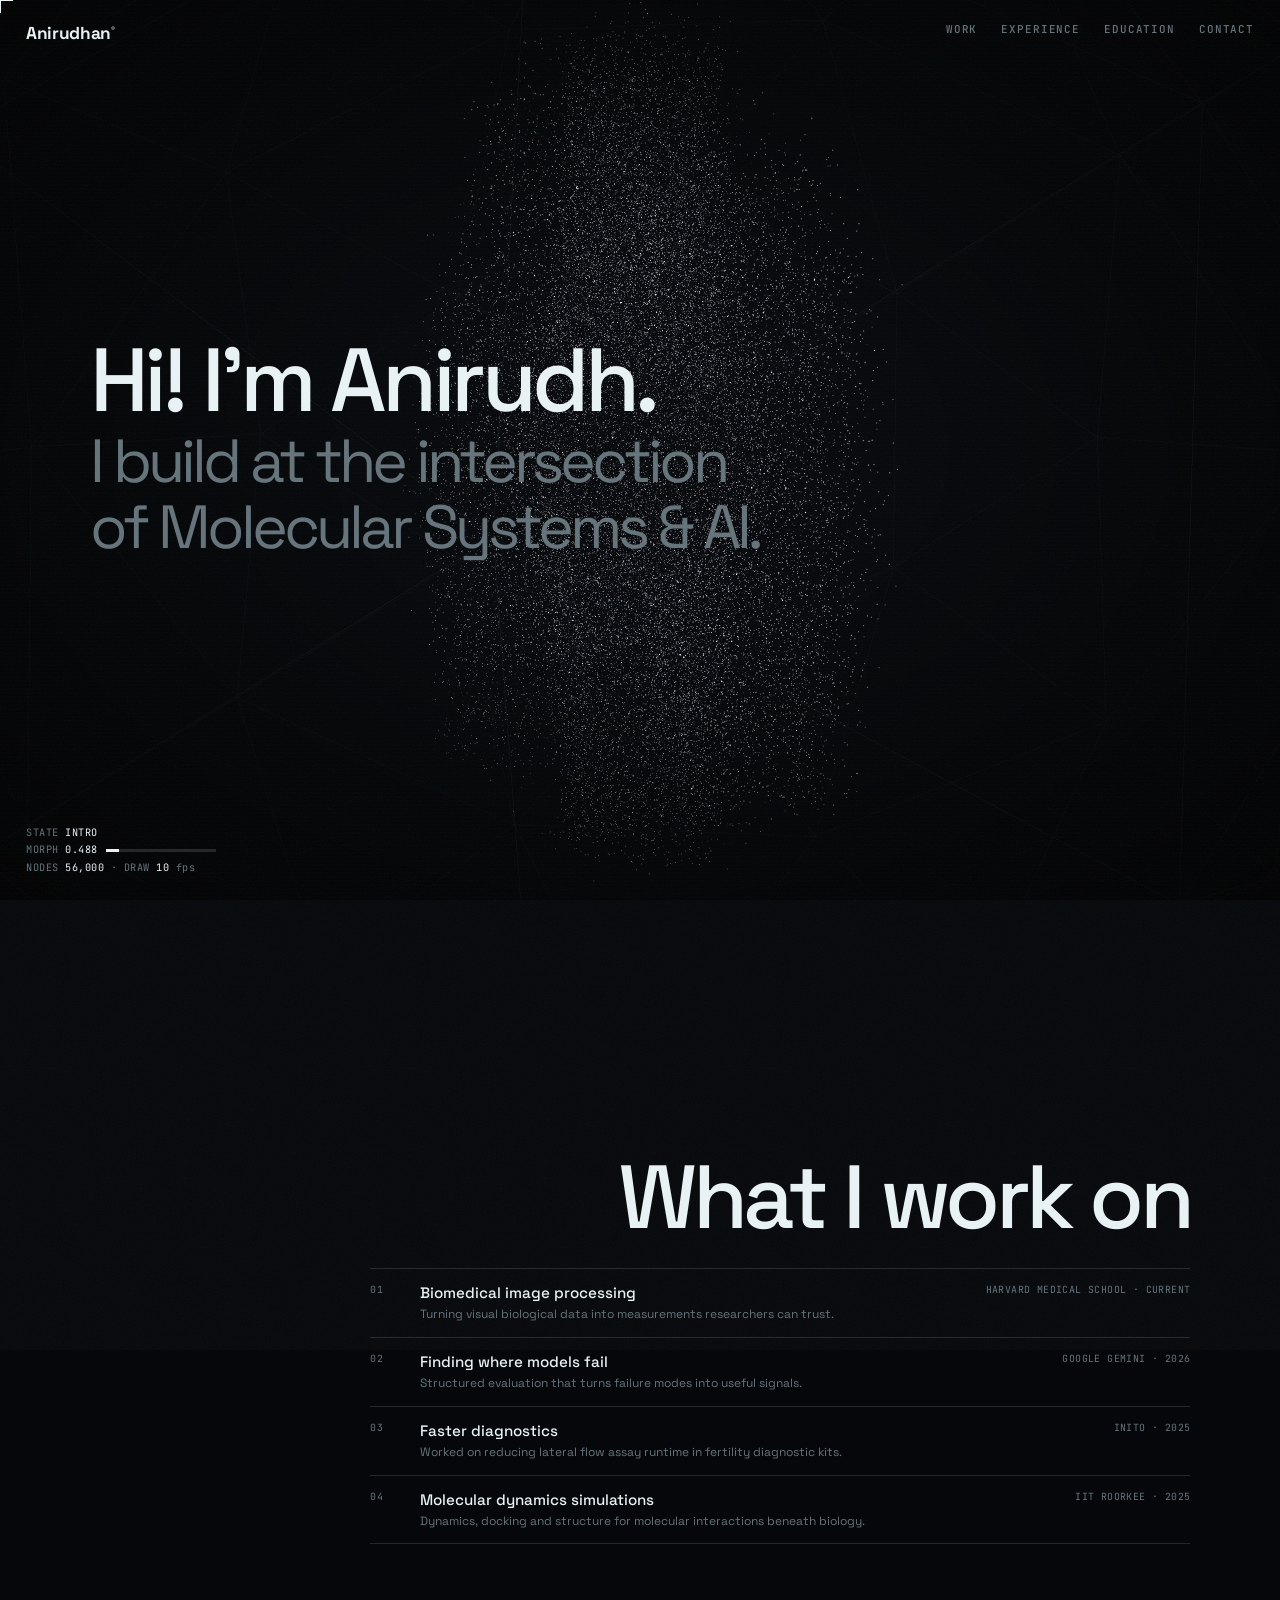
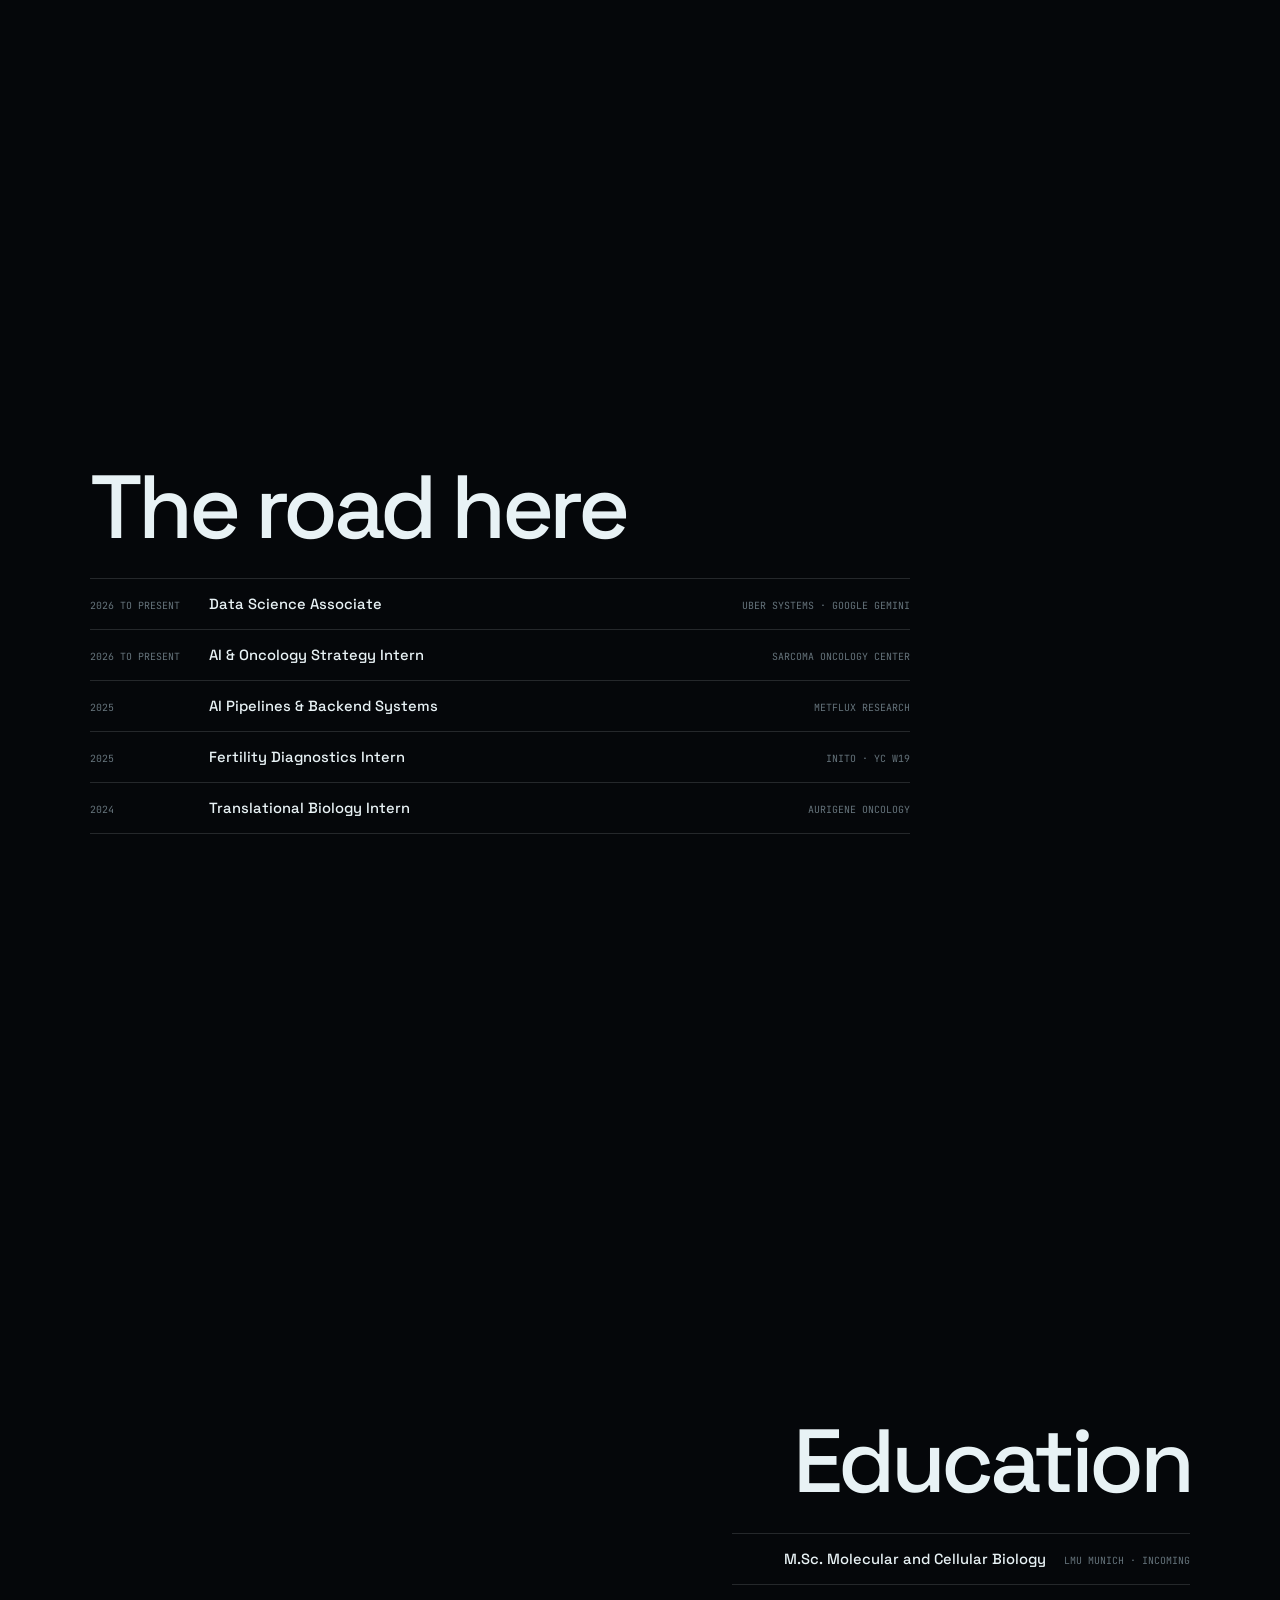
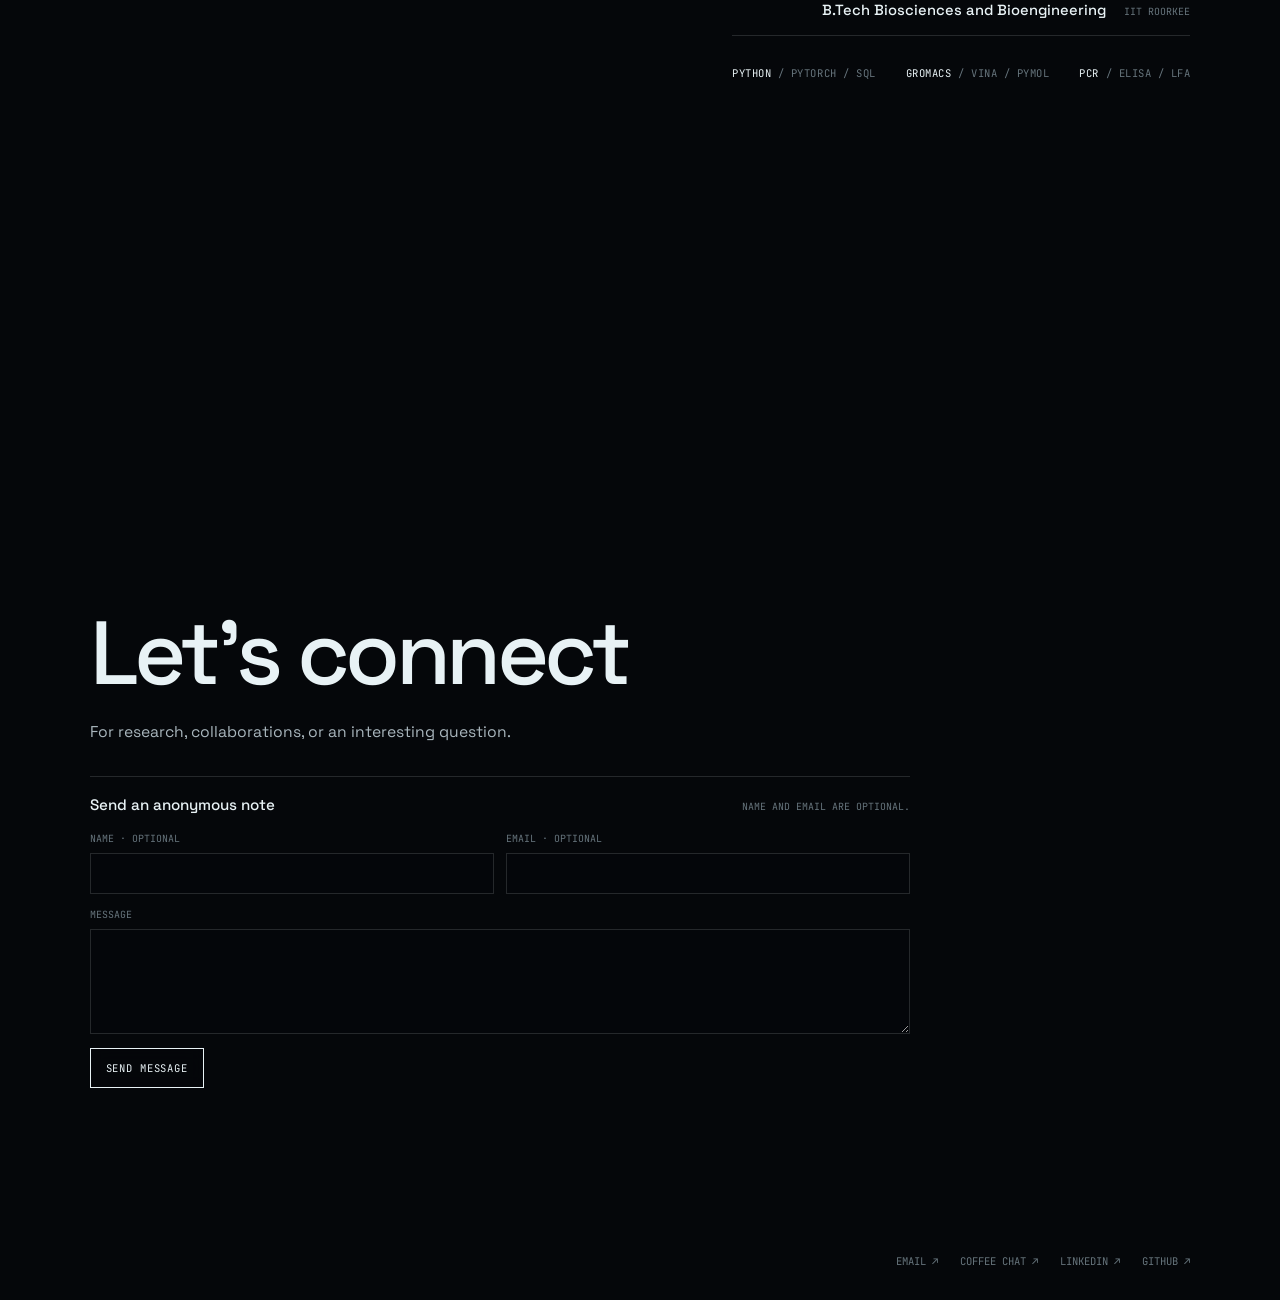
<file: index.html>
<!doctype html>
<html lang="en">
<head>
  <meta charset="utf-8">
  <meta name="viewport" content="width=device-width, initial-scale=1, viewport-fit=cover">
  <meta name="description" content="Check out my portfolio!">
  <meta name="author" content="Anirudhan Krishnan">
  <meta name="theme-color" content="#05070a">
  <link rel="canonical" href="https://anirudhan.xyz/">
  <meta property="og:type" content="website">
  <meta property="og:site_name" content="Portfolio · Anirudhan Krishnan">
  <meta property="og:url" content="https://anirudhan.xyz/">
  <meta property="og:title" content="Anirudhan Krishnan | Bio × AI">
  <meta property="og:description" content="Check out my portfolio!">
  <meta property="og:image" content="https://anirudhan.xyz/assets/images/social-preview.jpg?v=3">
  <meta property="og:image:width" content="1920">
  <meta property="og:image:height" content="1080">
  <meta name="twitter:card" content="summary_large_image">
  <meta name="twitter:title" content="Anirudhan Krishnan | Bio × AI">
  <meta name="twitter:description" content="Check out my portfolio!">
  <meta name="twitter:image" content="https://anirudhan.xyz/assets/images/social-preview.jpg?v=3">
  <link rel="icon" href="favicon-ak-dna.svg" type="image/svg+xml">
  <link rel="apple-touch-icon" href="apple-touch-icon.png">
  <link rel="manifest" href="site.webmanifest">
  <title>Anirudhan Krishnan | Bio × AI</title>
  <link rel="preconnect" href="https://fonts.googleapis.com">
  <link rel="preconnect" href="https://fonts.gstatic.com" crossorigin>
  <link href="https://fonts.googleapis.com/css2?family=JetBrains+Mono:wght@400;500&family=Space+Grotesk:wght@400;500;700&display=swap" rel="stylesheet">
  <link rel="stylesheet" href="assets/css/styles.css">
  <script src="assets/js/three.min.js" defer></script>
  <script src="assets/js/site.js" defer></script>
  <script type="application/ld+json">
    {"@context":"https://schema.org","@graph":[{"@type":"WebSite","name":"Portfolio · Anirudhan Krishnan","url":"https://anirudhan.xyz/"},{"@type":"Person","name":"Anirudhan Krishnan","url":"https://anirudhan.xyz/","jobTitle":"Bioengineer and Machine Learning Researcher","alumniOf":{"@type":"CollegeOrUniversity","name":"Indian Institute of Technology Roorkee"},"sameAs":["https://www.linkedin.com/in/anirudhank","https://github.com/Anirudhan007"]}]}
  </script>
</head>
<body>
  <a class="skip-link" href="#main">Skip to content</a>
  <canvas id="gl" aria-hidden="true"></canvas>
  <div class="vignette" aria-hidden="true"></div>
  <div class="grain" aria-hidden="true"></div>
  <div class="scan" aria-hidden="true"></div>
  <div class="cursor" id="cursor" aria-hidden="true"></div>

  <header class="header">
    <a class="mark" href="#home">Anirudhan<sup>®</sup></a>
    <button class="menu-button" type="button" aria-expanded="false" aria-controls="nav">Menu</button>
    <nav class="nav" id="nav" aria-label="Primary">
      <a href="#work">Work</a>
      <a href="#experience">Experience</a>
      <a href="#education">Education</a>
      <a href="#contact">Contact</a>
    </nav>
  </header>

  <aside class="hud" aria-hidden="true">
    <div>STATE <b id="hState">INTRO</b></div>
    <div>MORPH <b id="hMorph">0.000</b><span class="bar"><i id="hBar"></i></span></div>
    <div>NODES <b id="hNodes">…</b> · DRAW <b id="hFps">…</b> fps</div>
  </aside>

  <main id="main">
    <section id="home">
      <div class="copy hero">
        <h1>Hi! I’m Anirudh.<span>I build at the intersection of Molecular Systems &amp; AI.</span></h1>
      </div>
    </section>

    <section id="work">
      <div class="copy wide">
        <h2>What I work on</h2>
        <div class="list" aria-label="Selected projects">
          <article class="item">
            <span>01</span>
            <div><h3>Biomedical image processing</h3><p>Turning visual biological data into measurements researchers can trust.</p></div>
            <i>Harvard Medical School · Current</i>
          </article>
          <article class="item">
            <span>02</span>
            <div><h3>Finding where models fail</h3><p>Structured evaluation that turns failure modes into useful signals.</p></div>
            <i>Google Gemini · 2026</i>
          </article>
          <article class="item">
            <span>03</span>
            <div><h3>Faster diagnostics</h3><p>Worked on reducing lateral flow assay runtime in fertility diagnostic kits.</p></div>
            <i>Inito · 2025</i>
          </article>
          <article class="item">
            <span>04</span>
            <div><h3>Molecular dynamics simulations</h3><p>Dynamics, docking and structure for molecular interactions beneath biology.</p></div>
            <i>IIT Roorkee · 2025</i>
          </article>
        </div>
      </div>
    </section>

    <section id="experience">
      <div class="copy wide">
        <h2>The road here</h2>
        <div class="timeline" aria-label="Experience timeline">
          <div><time>2026 to Present</time><strong>Data Science Associate</strong><span>Uber Systems · Google Gemini</span></div>
          <div><time>2026 to Present</time><strong>AI & Oncology Strategy Intern</strong><span>Sarcoma Oncology Center</span></div>
          <div><time>2025</time><strong>AI Pipelines & Backend Systems</strong><span>MetFlux Research</span></div>
          <div><time>2025</time><strong>Fertility Diagnostics Intern</strong><span>Inito · YC W19</span></div>
          <div><time>2024</time><strong>Translational Biology Intern</strong><span>Aurigene Oncology</span></div>
        </div>
      </div>
    </section>

    <section id="education">
      <div class="copy">
        <h2>Education</h2>
        <div class="education-list">
          <p><strong>M.Sc. Molecular and Cellular Biology</strong><span>LMU Munich · Incoming</span></p>
          <p><strong>B.Tech Biosciences and Bioengineering</strong><span>IIT Roorkee</span></p>
        </div>
        <div class="specs">
          <span><em>Python</em> / PyTorch / SQL</span>
          <span><em>GROMACS</em> / Vina / PyMOL</span>
          <span><em>PCR</em> / ELISA / LFA</span>
        </div>
      </div>
    </section>

    <section id="contact">
      <div class="copy wide">
        <h2>Let’s connect</h2>
        <p>For research, collaborations, or an interesting question.</p>
        <form class="message-form" action="https://formsubmit.co/anirudhankrishnan007@gmail.com" method="post" data-message-form>
          <div class="form-heading">
            <h3>Send an anonymous note</h3>
            <p>Name and email are optional.</p>
          </div>
          <input type="hidden" name="_subject" value="New portfolio message">
          <input type="hidden" name="_template" value="table">
          <input type="hidden" name="_captcha" value="true">
          <input type="hidden" name="_next" value="https://anirudhan.xyz/?sent=1#contact">
          <input class="honeypot" type="text" name="_honey" tabindex="-1" autocomplete="off" aria-hidden="true">
          <div class="field-row">
            <label>
              <span>Name · optional</span>
              <input name="name" type="text" autocomplete="name" maxlength="100">
            </label>
            <label>
              <span>Email · optional</span>
              <input name="email" type="email" autocomplete="email" maxlength="160">
            </label>
          </div>
          <label class="message-field">
            <span>Message</span>
            <textarea name="message" required maxlength="3000" rows="4"></textarea>
          </label>
          <div class="form-end">
            <button class="button" type="submit">Send message</button>
            <p class="form-status" role="status" aria-live="polite"></p>
          </div>
        </form>
        <nav class="contact-links" aria-label="Contact links">
          <a href="mailto:anirudhankrishnan007@gmail.com">Email ↗</a>
          <a href="https://cal.com/anirudhan/coffee-chat" target="_blank" rel="noopener noreferrer">Coffee chat ↗</a>
          <a href="https://www.linkedin.com/in/anirudhank" target="_blank" rel="noopener noreferrer">LinkedIn ↗</a>
          <a href="https://github.com/Anirudhan007" target="_blank" rel="noopener noreferrer">GitHub ↗</a>
        </nav>
      </div>
    </section>
  </main>

</body>
</html>
</file>
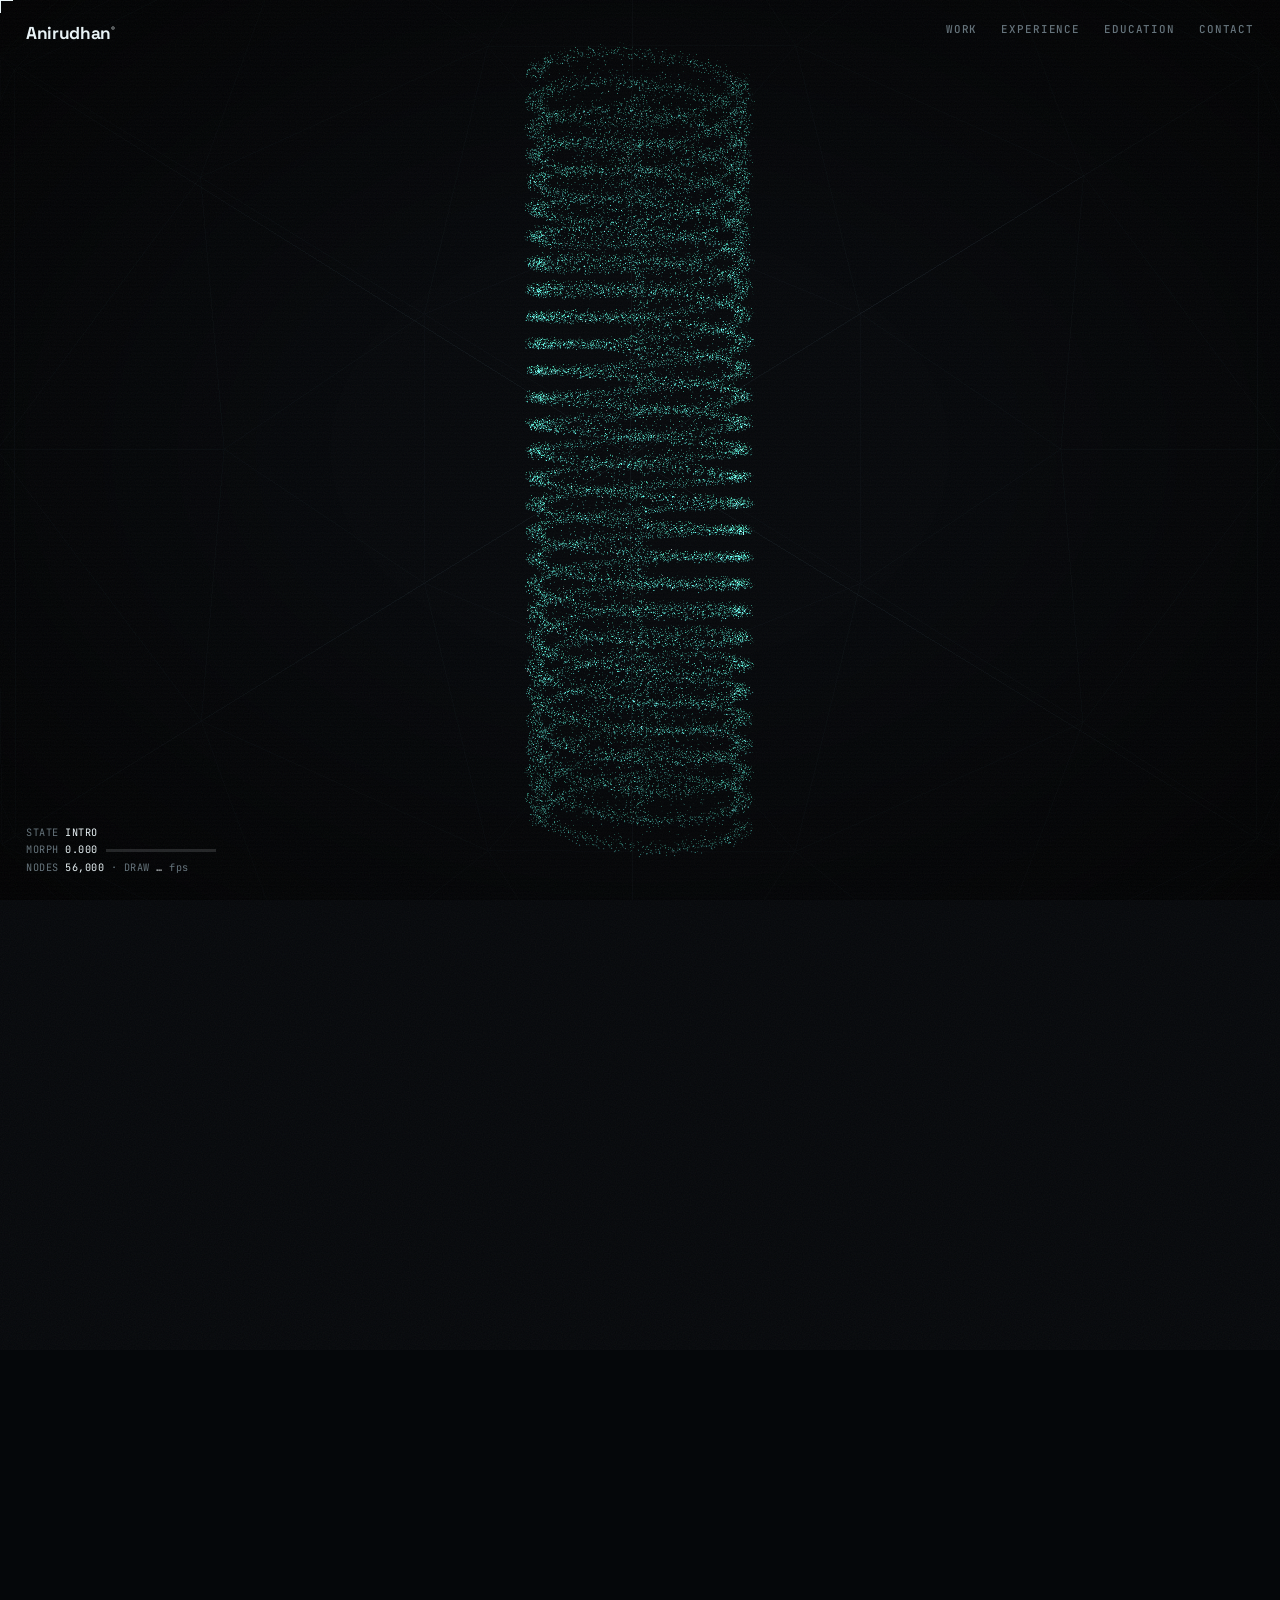
<file: contact.html>
<!doctype html>
<html lang="en">
<head>
  <meta charset="utf-8">
  <meta name="viewport" content="width=device-width, initial-scale=1">
  <meta http-equiv="refresh" content="0; url=index.html#contact">
  <link rel="canonical" href="https://anirudhan.xyz/#contact">
  <title>Contact | Anirudhan Krishnan</title>
</head>
<body>
  <p><a href="index.html#contact">Contact Anirudhan</a></p>
</body>
</html>
</file>
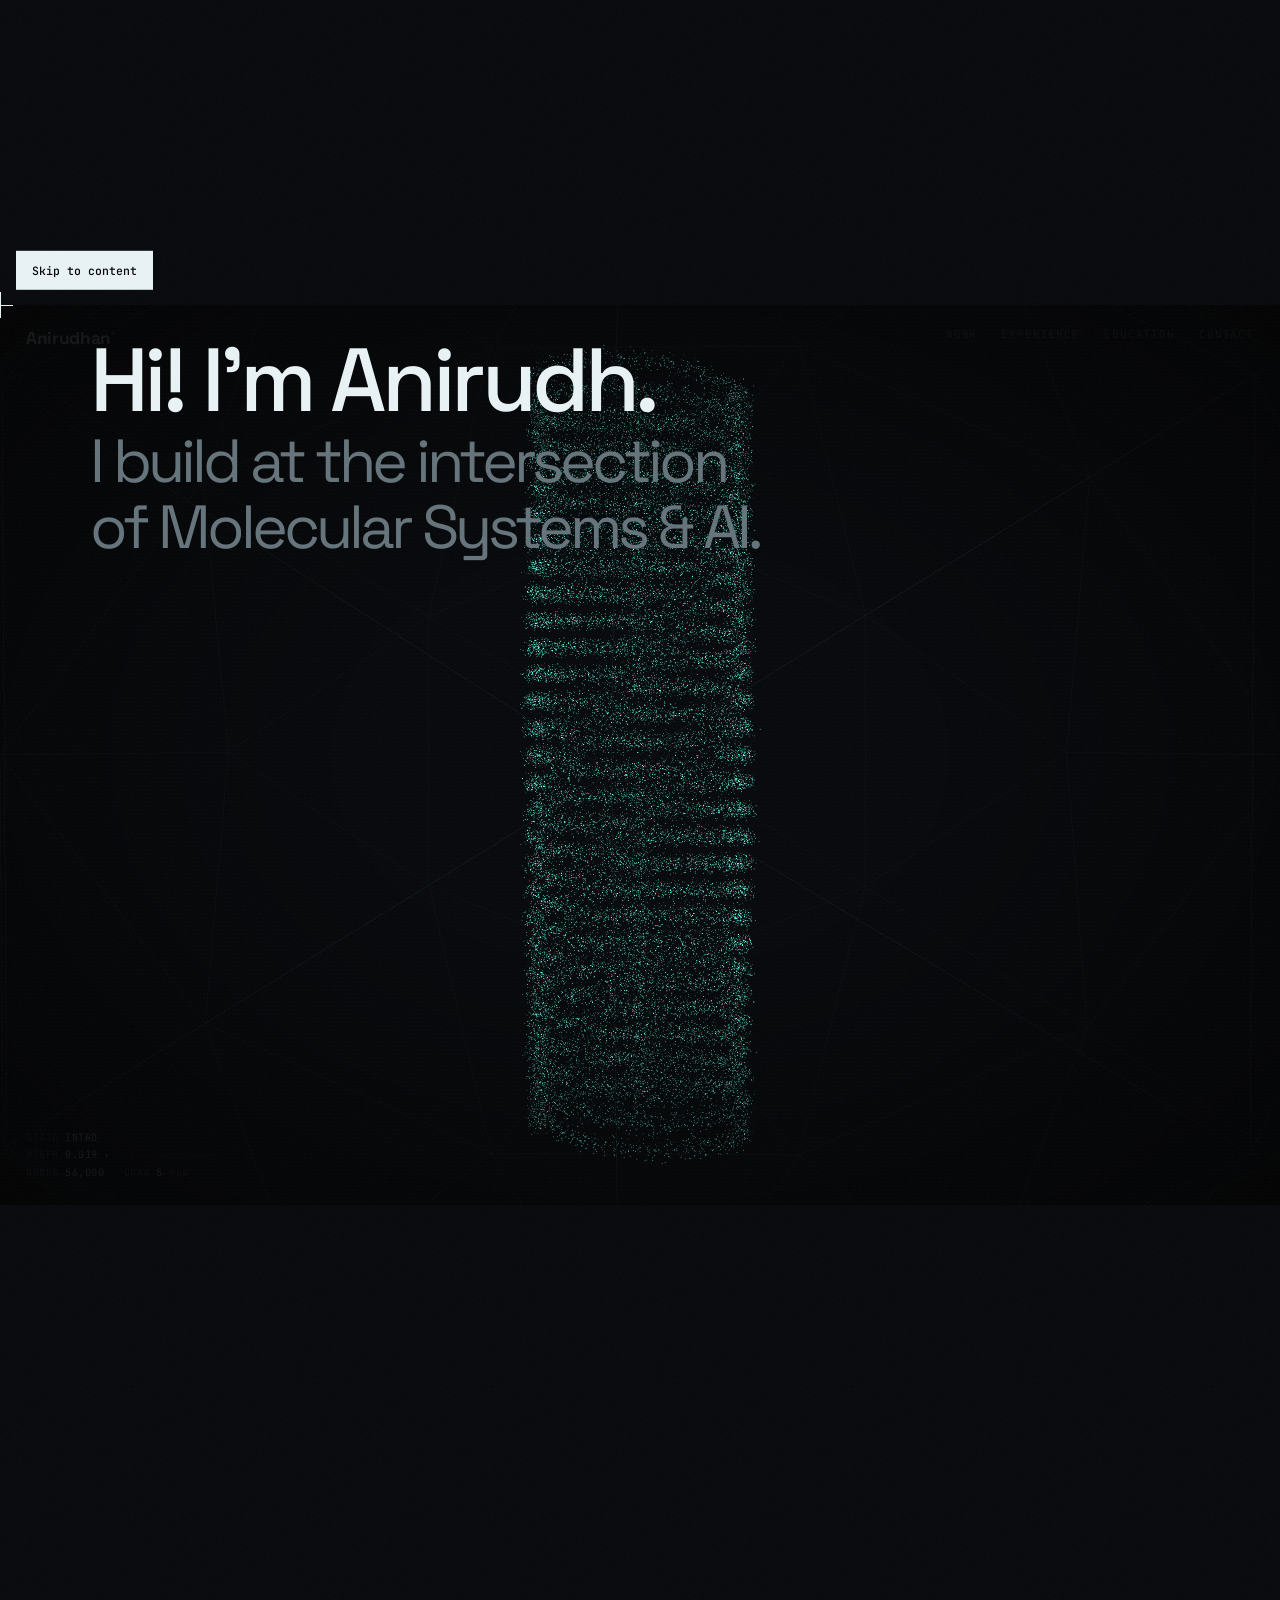
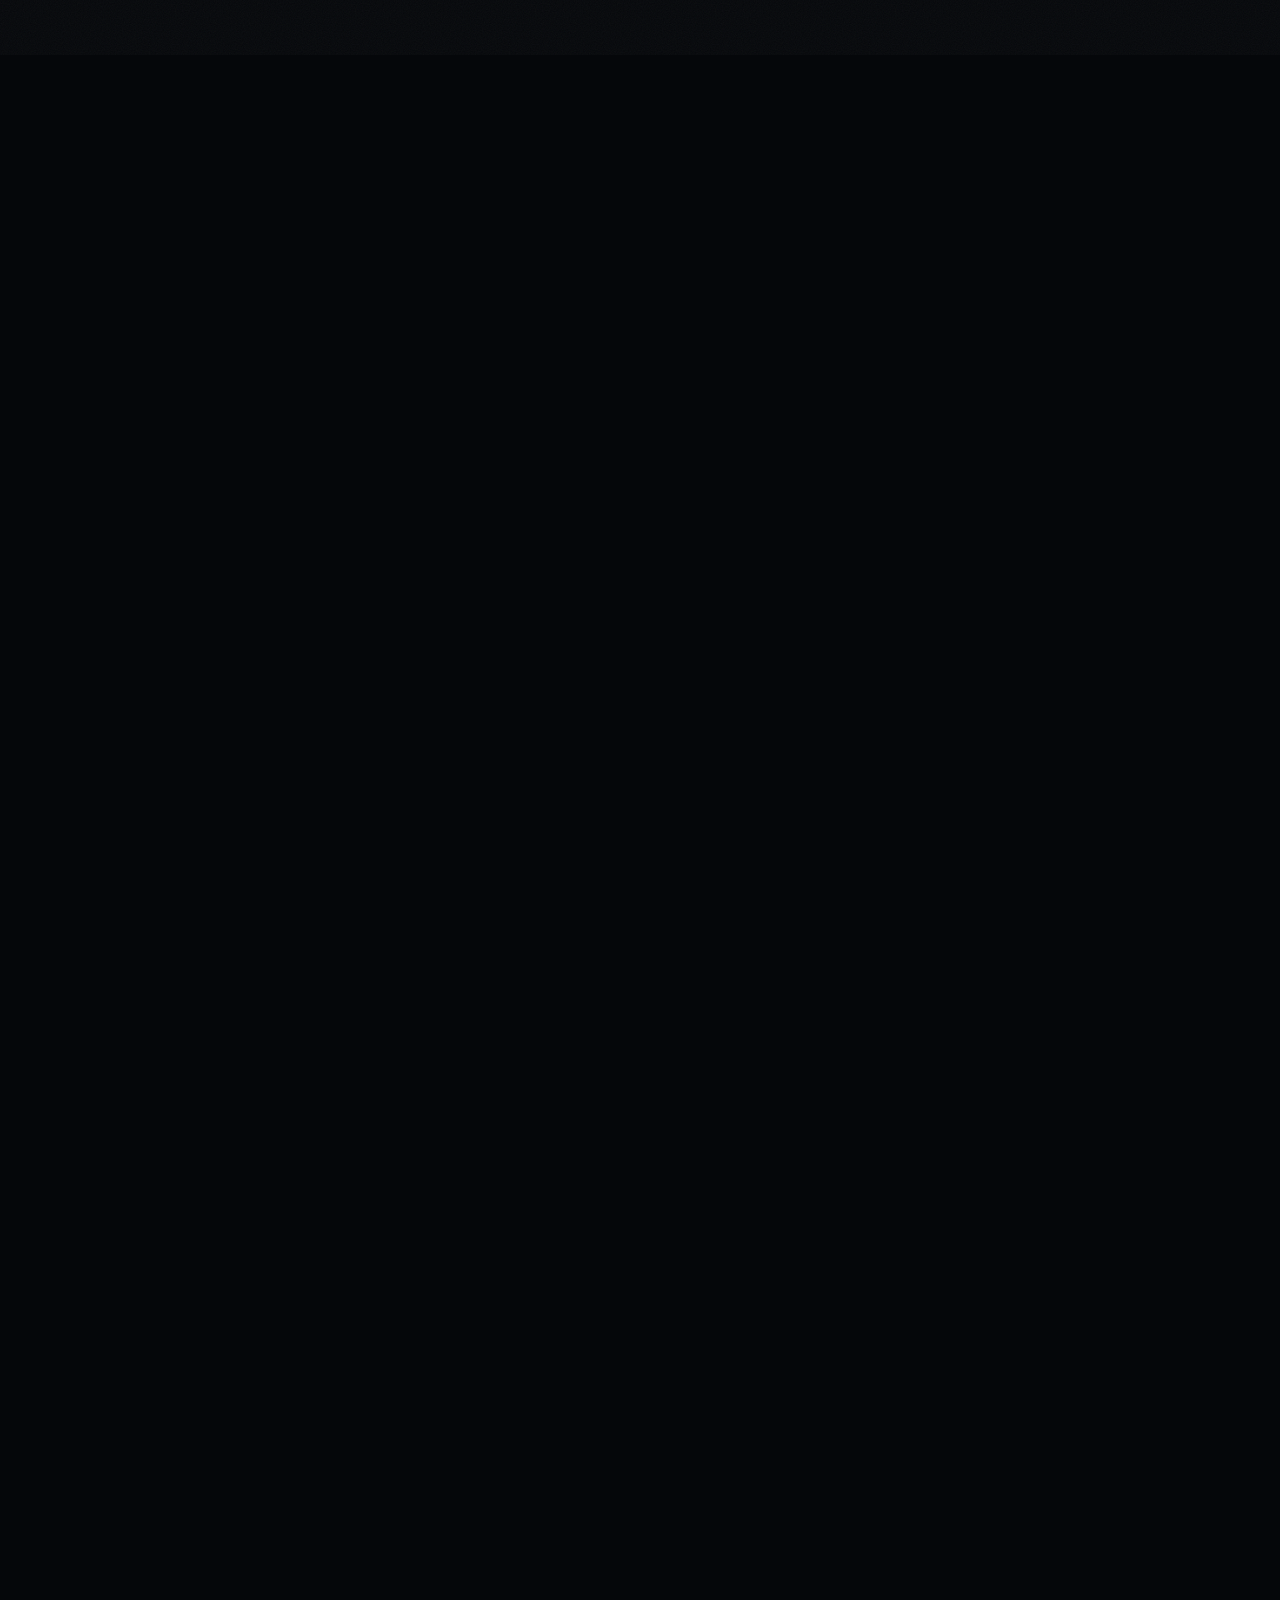
<file: experience.html>
<!doctype html>
<html lang="en">
<head>
  <meta charset="utf-8">
  <meta name="viewport" content="width=device-width, initial-scale=1">
  <meta http-equiv="refresh" content="0; url=index.html#experience">
  <link rel="canonical" href="https://anirudhan.xyz/#experience">
  <title>Experience | Anirudhan Krishnan</title>
</head>
<body>
  <p><a href="index.html#experience">View Anirudhan’s experience</a></p>
</body>
</html>
</file>
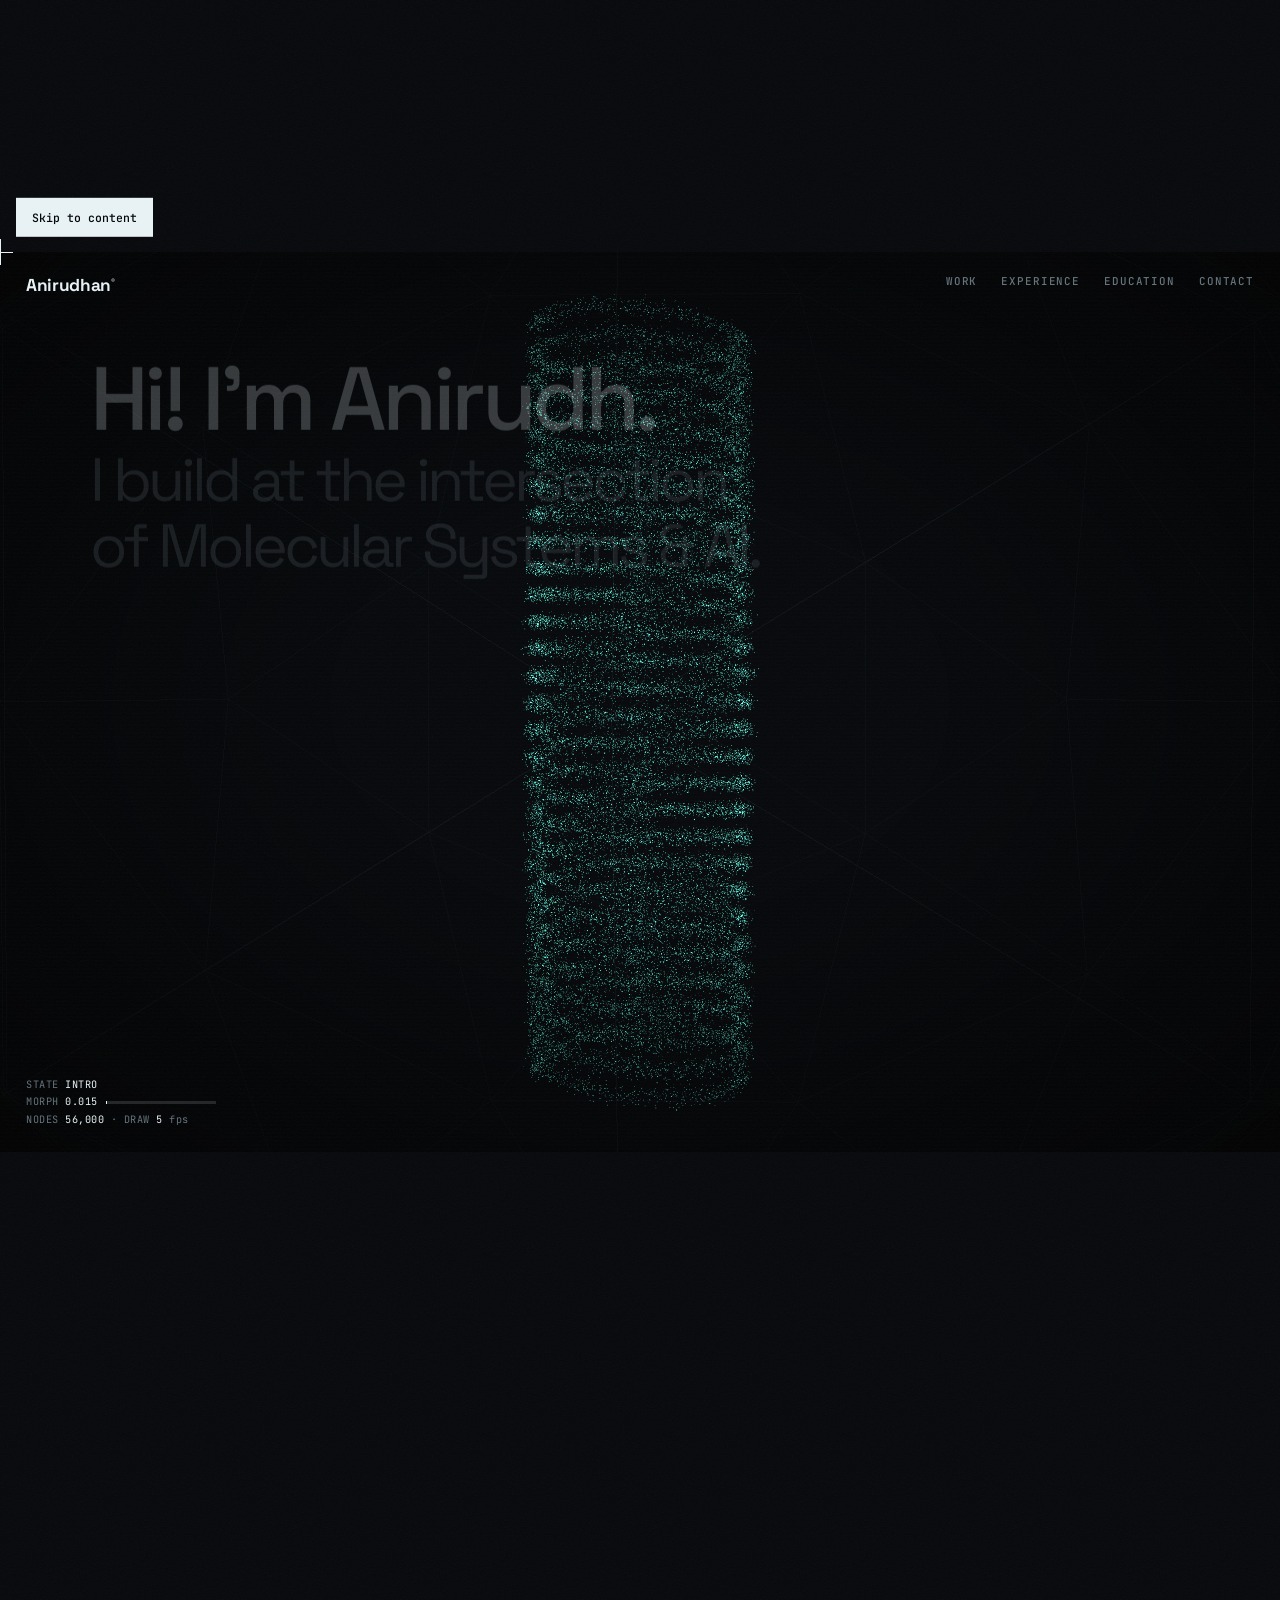
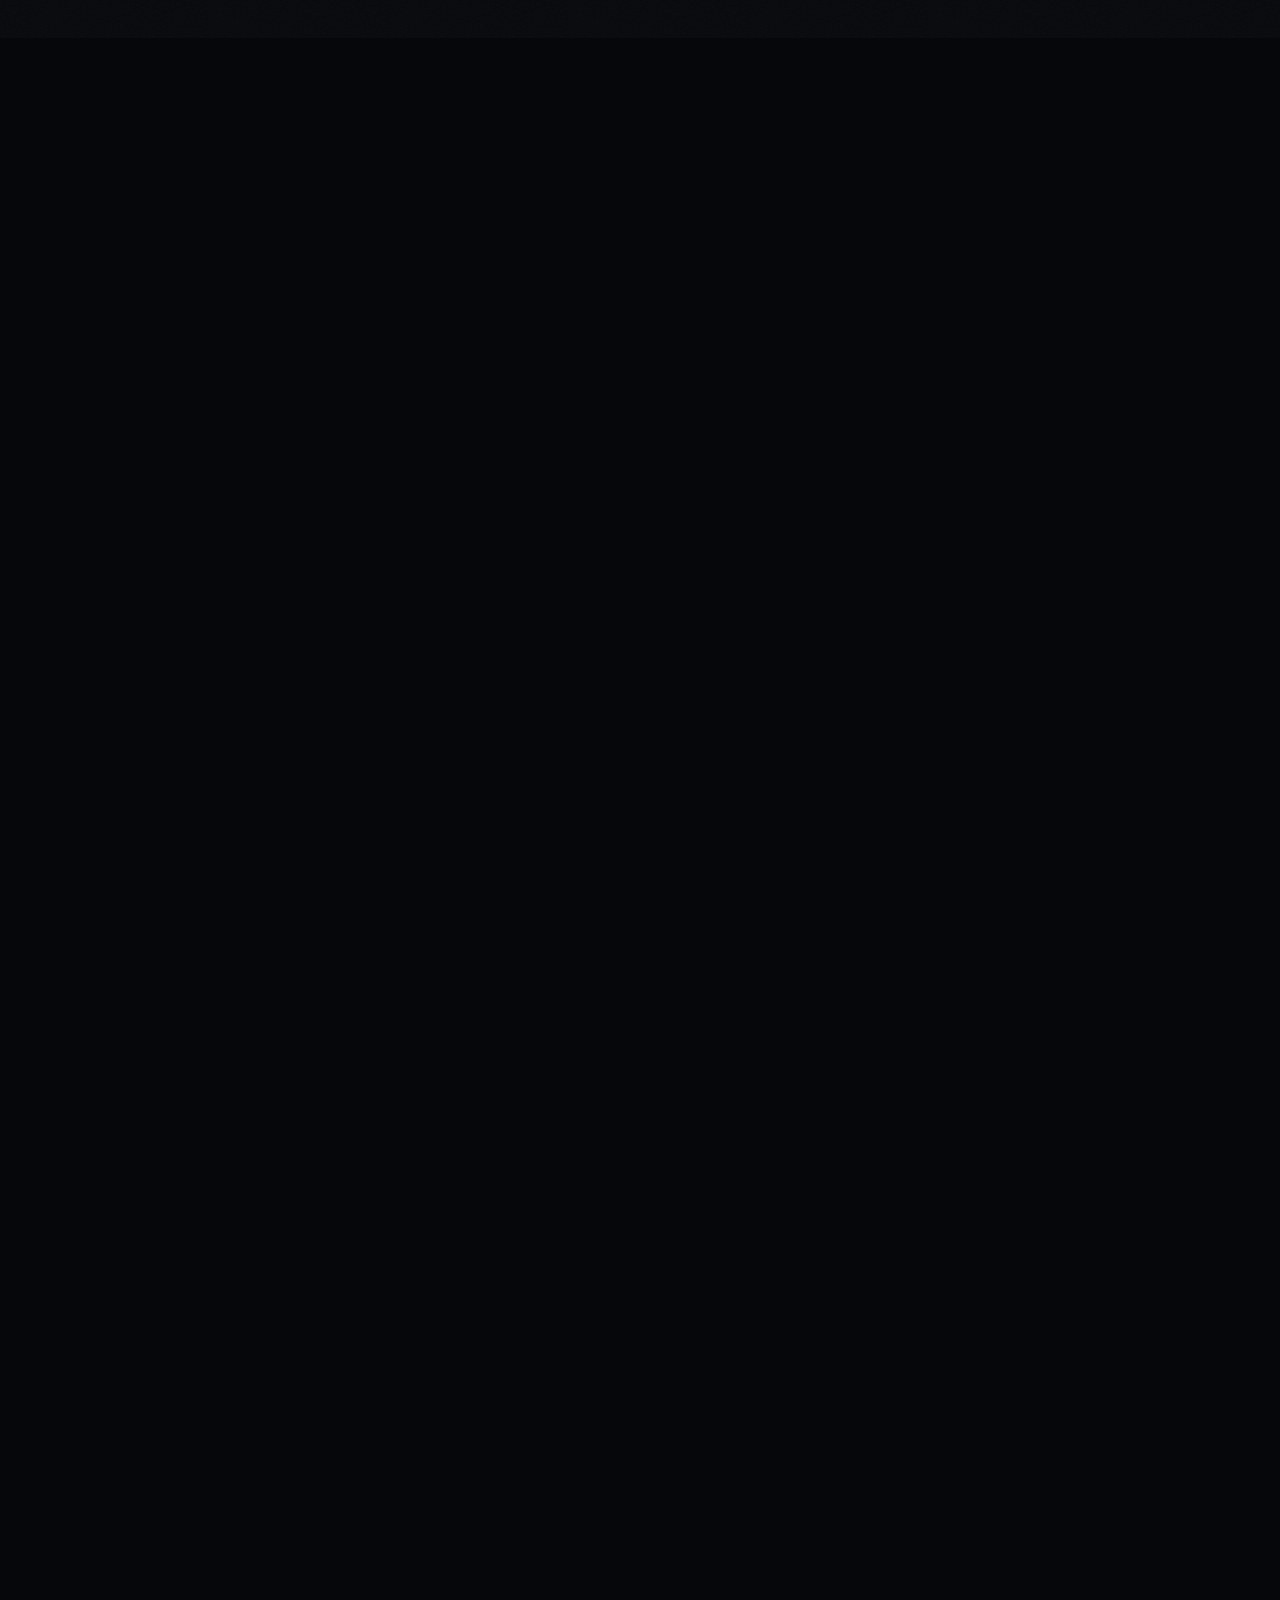
<file: work.html>
<!doctype html>
<html lang="en">
<head>
  <meta charset="utf-8">
  <meta name="viewport" content="width=device-width, initial-scale=1">
  <meta http-equiv="refresh" content="0; url=index.html#work">
  <link rel="canonical" href="https://anirudhan.xyz/#work">
  <title>Work | Anirudhan Krishnan</title>
</head>
<body>
  <p><a href="index.html#work">View Anirudhan’s selected work</a></p>
</body>
</html>
</file>
<file: assets/css/styles.css>
:root {
  --bg: #05070a;
  --ink: #e8f2f5;
  --soft: #a9b6bd;
  --mute: #66747c;
  --line: rgba(232, 242, 245, 0.14);
  --accent: #53f2c8;
  --sans: "Space Grotesk", ui-sans-serif, system-ui, sans-serif;
  --mono: "JetBrains Mono", ui-monospace, monospace;
}

*, *::before, *::after {
  box-sizing: border-box;
  margin: 0;
  padding: 0;
}

html {
  scroll-behavior: smooth;
}

body {
  background: var(--bg);
  color: var(--ink);
  cursor: none;
  font-family: var(--sans);
  overflow-x: hidden;
  -webkit-font-smoothing: antialiased;
}

a {
  color: inherit;
  text-decoration: none;
}

a:focus-visible,
button:focus-visible {
  outline: 1px solid var(--accent);
  outline-offset: 6px;
}

::selection {
  background: var(--accent);
  color: var(--bg);
}

.skip-link {
  background: var(--ink);
  color: var(--bg);
  font: 500 0.72rem var(--mono);
  left: 1rem;
  padding: 0.75rem 1rem;
  position: fixed;
  top: 1rem;
  transform: translateY(-180%);
  z-index: 500;
}

.skip-link:focus {
  transform: none;
}

#gl {
  inset: 0;
  position: fixed;
  z-index: 0;
}

.vignette,
.grain,
.scan {
  inset: 0;
  pointer-events: none;
  position: fixed;
}

.vignette {
  background: radial-gradient(ellipse at center, transparent 34%, rgba(0, 0, 0, 0.78));
  z-index: 2;
}

.grain {
  animation: grain 700ms steps(4) infinite;
  background-image: url("data:image/svg+xml,%3Csvg xmlns='http://www.w3.org/2000/svg' width='180' height='180'%3E%3Cfilter id='n'%3E%3CfeTurbulence type='fractalNoise' baseFrequency='.85' numOctaves='3'/%3E%3C/filter%3E%3Crect width='180' height='180' filter='url(%23n)'/%3E%3C/svg%3E");
  inset: -50%;
  mix-blend-mode: screen;
  opacity: 0.05;
  z-index: 3;
}

@keyframes grain {
  0% { transform: translate(0); }
  25% { transform: translate(-3%, 2%); }
  50% { transform: translate(2%, -3%); }
  75% { transform: translate(-2%, -2%); }
  100% { transform: translate(3%, 1%); }
}

.scan {
  background: repeating-linear-gradient(to bottom, transparent 0 2px, rgba(0, 0, 0, 0.2) 3px, transparent 4px);
  opacity: 0.32;
  z-index: 4;
}

.cursor {
  height: 26px;
  left: 0;
  pointer-events: none;
  position: fixed;
  top: 0;
  transform: translate(-50%, -50%);
  transition: height 180ms ease, width 180ms ease, opacity 180ms ease;
  width: 26px;
  z-index: 400;
}

.cursor::before,
.cursor::after {
  background: var(--ink);
  content: "";
  position: absolute;
}

.cursor::before {
  height: 100%;
  left: 50%;
  top: 0;
  width: 1px;
}

.cursor::after {
  height: 1px;
  left: 0;
  top: 50%;
  width: 100%;
}

.cursor.hot {
  height: 50px;
  width: 50px;
}

.header {
  align-items: flex-start;
  display: flex;
  font: 500 0.68rem var(--mono);
  justify-content: space-between;
  left: 0;
  letter-spacing: 0.08em;
  padding: 22px 26px;
  position: fixed;
  right: 0;
  text-transform: uppercase;
  top: 0;
  transition: opacity 180ms ease;
  z-index: 30;
}

.mark {
  font: 700 1.08rem var(--sans);
  letter-spacing: -0.02em;
  text-transform: none;
}

.mark sup {
  font-size: 0.45em;
  vertical-align: super;
}

.nav {
  display: flex;
  gap: 24px;
}

.nav a {
  color: var(--mute);
  transition: color 200ms ease;
}

.nav a:hover,
.nav a.on {
  color: var(--ink);
}

.menu-button {
  background: none;
  border: 0;
  color: var(--ink);
  cursor: pointer;
  display: none;
  font: inherit;
  letter-spacing: inherit;
  text-transform: inherit;
}

.hud {
  bottom: 24px;
  color: var(--mute);
  font: 0.64rem/1.7 var(--mono);
  left: 26px;
  letter-spacing: 0.05em;
  pointer-events: none;
  position: fixed;
  transition: opacity 180ms ease;
  z-index: 20;
}

body.scrolling .header,
body.scrolling .hud {
  opacity: 0.08;
  pointer-events: none;
}

.hud b {
  color: var(--ink);
  font-weight: 400;
}

.hud .bar {
  background: var(--line);
  display: inline-block;
  height: 3px;
  margin-left: 8px;
  overflow: hidden;
  position: relative;
  vertical-align: middle;
  width: 110px;
}

.hud .bar i {
  background: var(--ink);
  inset: 0 auto 0 0;
  position: absolute;
  width: 0;
}

main {
  position: relative;
  z-index: 10;
}

section {
  align-items: center;
  display: flex;
  min-height: 100vh;
  padding: 100px 7vw;
}

section:nth-child(even) {
  justify-content: flex-end;
  text-align: right;
}

.copy {
  max-width: 700px;
  opacity: 0;
  transform: translateY(24px);
  transition: opacity 700ms ease, transform 700ms ease;
}

.copy.visible {
  opacity: 1;
  transform: none;
}

.copy.wide {
  max-width: 820px;
  width: min(820px, 70vw);
}

.copy.hero {
  max-width: 850px;
}

.tag {
  color: var(--mute);
  display: block;
  font: 0.66rem var(--mono);
  letter-spacing: 0.14em;
  padding-bottom: 18px;
  text-transform: uppercase;
}

h1,
h2 {
  font-size: clamp(3rem, 7vw, 6.5rem);
  font-weight: 500;
  letter-spacing: -0.05em;
  line-height: 0.92;
  text-wrap: balance;
}

h1 span,
h2 span {
  color: var(--mute);
  display: block;
  font-family: var(--sans);
  font-size: 0.68em;
  font-style: normal;
  font-weight: 400;
  letter-spacing: -0.065em;
  line-height: 1.08;
  margin-top: 0.12em;
}

.copy > p {
  color: var(--soft);
  font-size: 0.98rem;
  line-height: 1.65;
  margin-top: 26px;
  max-width: 48ch;
}

section:nth-child(even) .copy > p {
  margin-left: auto;
}

.lede {
  font-size: clamp(1rem, 1.5vw, 1.15rem) !important;
}

.specs {
  color: var(--mute);
  display: flex;
  flex-wrap: wrap;
  font: 0.66rem var(--mono);
  gap: 10px 30px;
  letter-spacing: 0.05em;
  margin-top: 30px;
  text-transform: uppercase;
}

section:nth-child(even) .specs {
  justify-content: flex-end;
}

.specs em {
  color: var(--ink);
  font-style: normal;
}

.actions {
  display: flex;
  flex-wrap: wrap;
  gap: 10px;
  margin-top: 32px;
}

section:nth-child(even) .actions {
  justify-content: flex-end;
}

.button {
  align-items: center;
  backdrop-filter: blur(8px);
  background: rgba(5, 7, 10, 0.42);
  border: 1px solid var(--ink);
  display: inline-flex;
  font: 0.66rem var(--mono);
  gap: 10px;
  letter-spacing: 0.08em;
  padding: 12px 15px;
  text-transform: uppercase;
  transition: background 220ms ease, color 220ms ease;
}

a.button::after {
  content: "↗";
  font-size: 0.8rem;
}

.button:hover {
  background: var(--ink);
  color: var(--bg);
}

.button.quiet {
  border-color: var(--line);
}

.list,
.timeline {
  border-top: 1px solid var(--line);
  margin-top: 30px;
}

.item {
  align-items: start;
  border-bottom: 1px solid var(--line);
  display: grid;
  gap: 16px;
  grid-template-columns: 34px 1fr 220px;
  padding: 14px 0;
  text-align: left;
}

.item > span,
.item i {
  color: var(--mute);
  font: 0.62rem var(--mono);
  font-style: normal;
  letter-spacing: 0.04em;
  text-transform: uppercase;
}

.item i {
  text-align: right;
  white-space: nowrap;
}

.item h3 {
  font-size: 0.95rem;
  font-weight: 500;
}

.item p {
  color: var(--mute);
  font-size: 0.75rem;
  line-height: 1.4;
  margin-top: 4px;
}

.timeline > div {
  align-items: baseline;
  border-bottom: 1px solid var(--line);
  display: grid;
  gap: 14px;
  grid-template-columns: 105px 1fr 190px;
  padding: 16px 0;
  text-align: left;
}

.timeline time,
.timeline span {
  color: var(--mute);
  font: 0.62rem var(--mono);
  text-transform: uppercase;
}

.timeline strong {
  font-size: 0.92rem;
  font-weight: 500;
}

.timeline span {
  text-align: right;
}

.education-list {
  border-top: 1px solid var(--line);
  margin-top: 30px;
}

.education-list p {
  align-items: baseline;
  border-bottom: 1px solid var(--line);
  display: grid;
  gap: 18px;
  grid-template-columns: 1fr auto;
  padding: 16px 0;
}

.education-list strong {
  font-size: 0.92rem;
  font-weight: 500;
}

.education-list span {
  color: var(--mute);
  font: 0.62rem var(--mono);
  text-align: right;
  text-transform: uppercase;
}

.message-form {
  border-top: 1px solid var(--line);
  margin-top: 30px;
  padding-top: 18px;
  text-align: left;
}

.form-heading {
  align-items: baseline;
  display: flex;
  justify-content: space-between;
  margin-bottom: 18px;
}

.form-heading h3 {
  font-size: 0.95rem;
  font-weight: 500;
}

.form-heading p,
.message-form label > span {
  color: var(--mute);
  font: 0.62rem var(--mono);
  text-transform: uppercase;
}

.field-row {
  display: grid;
  gap: 12px;
  grid-template-columns: 1fr 1fr;
}

.message-form label {
  display: grid;
  gap: 8px;
}

.message-field {
  margin-top: 14px;
}

.message-form input,
.message-form textarea {
  background: rgba(5, 7, 10, 0.5);
  border: 1px solid var(--line);
  border-radius: 0;
  color: var(--ink);
  font: 0.85rem var(--sans);
  outline: none;
  padding: 11px 12px;
  width: 100%;
}

.message-form textarea {
  min-height: 105px;
  resize: vertical;
}

.message-form input:focus,
.message-form textarea:focus {
  border-color: var(--ink);
}

.honeypot {
  left: -9999px;
  position: absolute;
}

.form-end {
  align-items: center;
  display: flex;
  gap: 16px;
  margin-top: 14px;
}

.form-end .button {
  color: var(--ink);
  cursor: pointer;
}

.form-end .button:hover {
  color: var(--bg);
}

.form-end .button:disabled {
  cursor: wait;
  opacity: 0.5;
}

.form-status {
  color: var(--soft);
  font: 0.66rem var(--mono);
}

#contact {
  position: relative;
}

.contact-links {
  bottom: 32px;
  display: flex;
  font: 0.66rem var(--mono);
  gap: 22px;
  position: absolute;
  right: 7vw;
  text-transform: uppercase;
}

.contact-links a {
  color: var(--mute);
}

.contact-links a:hover {
  color: var(--ink);
}

footer {
  background: linear-gradient(to bottom, transparent, rgba(5, 7, 10, 0.94));
  border-top: 1px solid var(--line);
  color: var(--mute);
  display: flex;
  font: 0.65rem var(--mono);
  justify-content: space-between;
  letter-spacing: 0.04em;
  padding: 80px 26px 30px;
  position: relative;
  text-transform: uppercase;
  z-index: 10;
}

@media (max-width: 820px) {
  body {
    cursor: auto;
  }

  .cursor {
    display: none;
  }

  .header {
    align-items: center;
    padding: 18px 20px;
  }

  .menu-button {
    display: block;
  }

  .nav {
    align-items: flex-start;
    background: rgba(5, 7, 10, 0.96);
    border-bottom: 1px solid var(--line);
    display: none;
    flex-direction: column;
    gap: 18px;
    left: 0;
    padding: 24px 20px 28px;
    position: fixed;
    right: 0;
    top: 58px;
  }

  .nav.open {
    display: flex;
  }

  .nav a {
    color: var(--ink);
    font: 500 1.25rem var(--sans);
    letter-spacing: -0.02em;
    text-transform: none;
  }

  section,
  section:nth-child(even) {
    align-items: flex-end;
    justify-content: flex-start;
    padding: 110px 20px 120px;
    text-align: left;
  }

  .copy.wide {
    width: 100%;
  }

  section:nth-child(even) .copy > p {
    margin-left: 0;
  }

  section:nth-child(even) .specs,
  section:nth-child(even) .actions {
    justify-content: flex-start;
  }

  h1,
  h2 {
    font-size: clamp(2.8rem, 13vw, 4.8rem);
  }

  .hud {
    bottom: 17px;
    left: 20px;
  }

  .item {
    grid-template-columns: 28px 1fr;
  }

  .item i {
    display: none;
  }

  .timeline > div {
    grid-template-columns: 85px 1fr;
  }

  .timeline span {
    grid-column: 2;
    text-align: left;
  }

  .education-list p {
    grid-template-columns: 1fr;
  }

  .education-list span {
    text-align: left;
  }

  .field-row {
    grid-template-columns: 1fr;
  }

  .form-heading {
    align-items: flex-start;
    flex-direction: column;
    gap: 6px;
  }

  .contact-links {
    bottom: 24px;
    flex-wrap: wrap;
    gap: 12px 20px;
    justify-content: flex-end;
    left: 20px;
    right: 20px;
  }

  footer {
    align-items: flex-start;
    flex-direction: column;
    gap: 10px;
    padding-left: 20px;
    padding-right: 20px;
  }
}

@media (hover: none) {
  body {
    cursor: auto;
  }

  .cursor {
    display: none;
  }
}

@media (prefers-reduced-motion: reduce) {
  html {
    scroll-behavior: auto;
  }

  *,
  *::before,
  *::after {
    animation-duration: 0.01ms !important;
    animation-iteration-count: 1 !important;
    transition-duration: 0.01ms !important;
  }

  .copy {
    opacity: 1;
    transform: none;
  }
}
</file>
